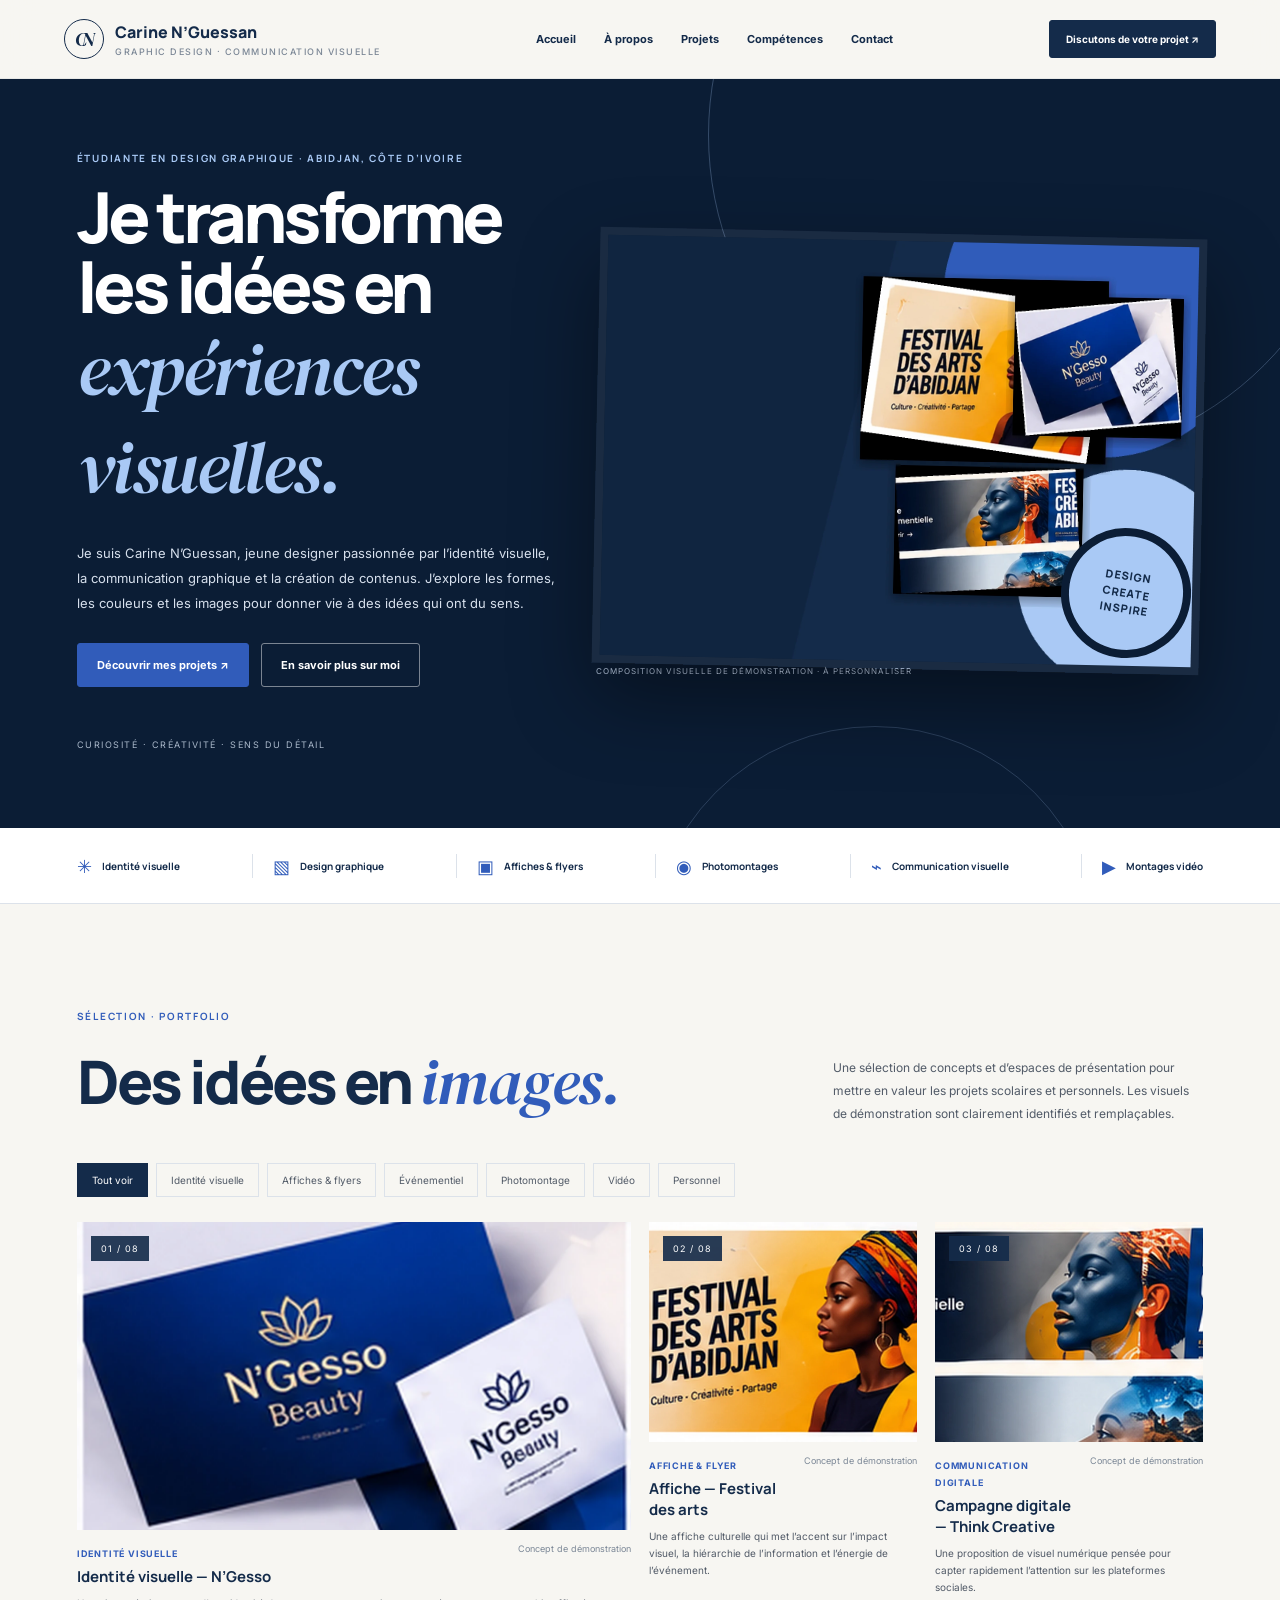
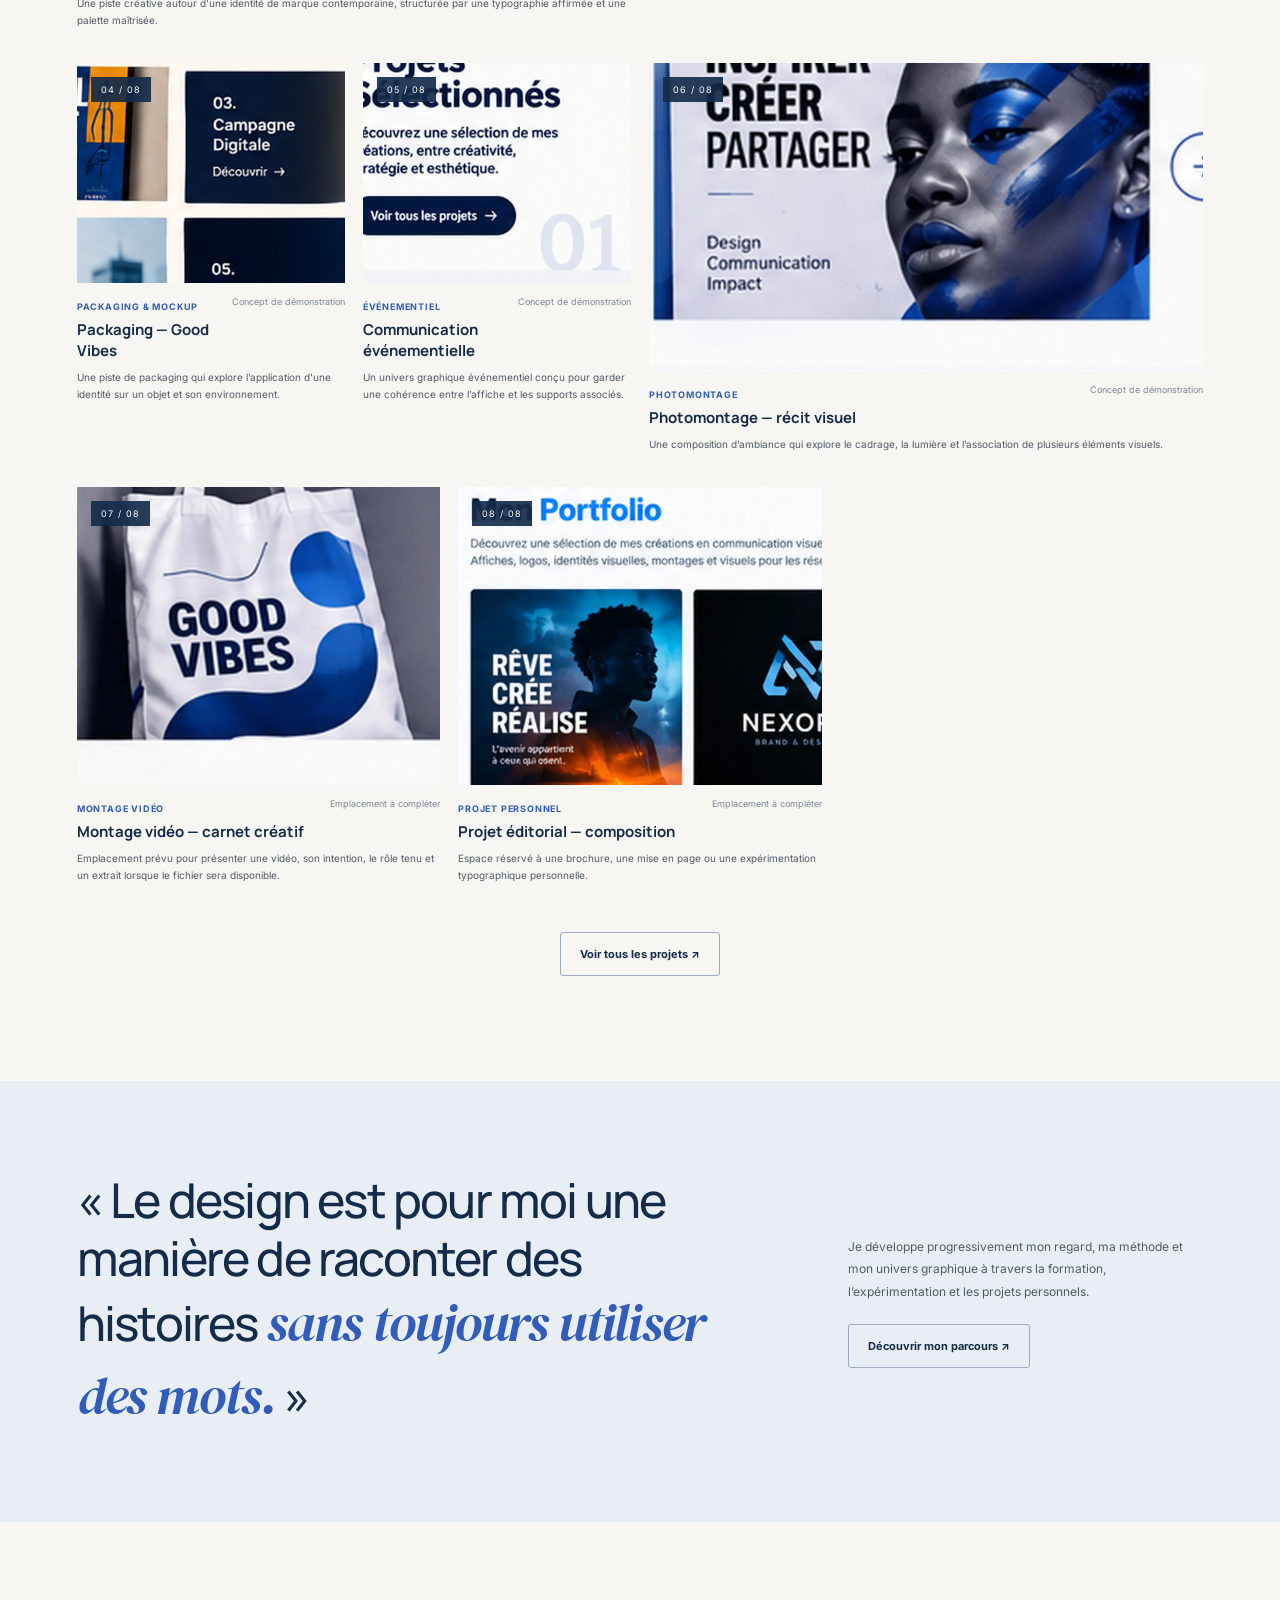
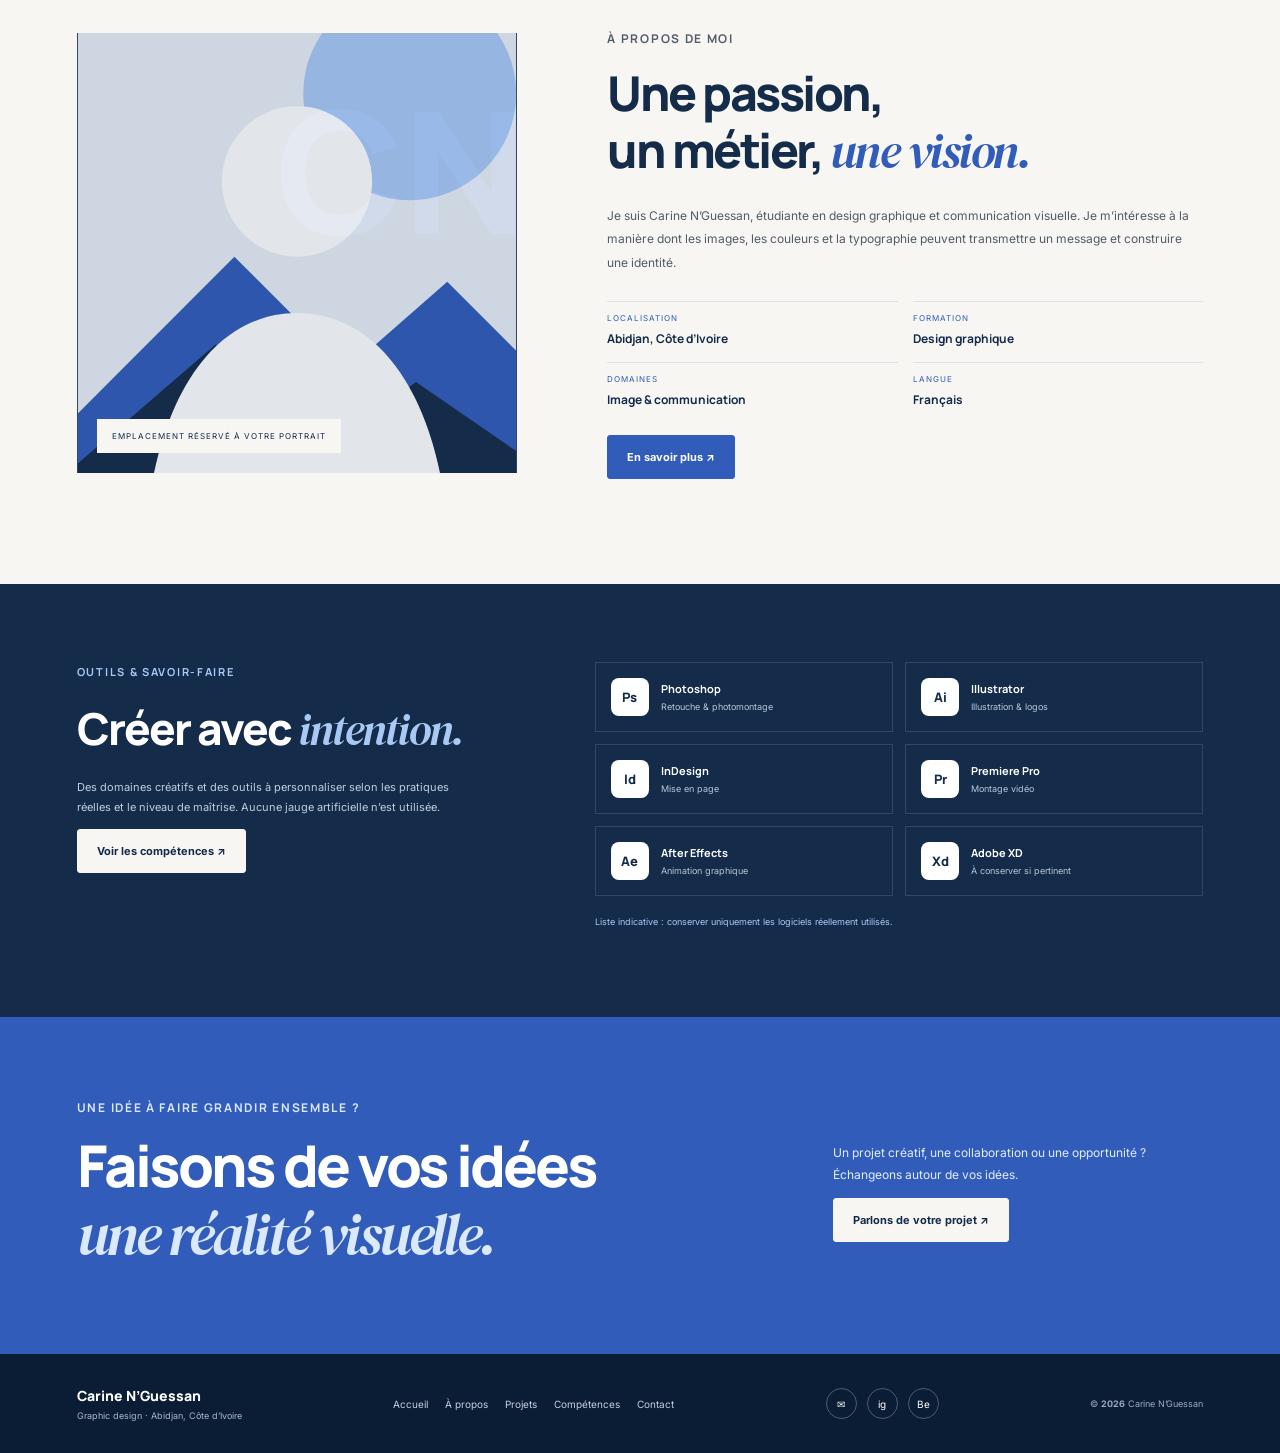
<file: index.html>
<!doctype html><html lang="fr"><head><meta charset="utf-8"><meta name="viewport" content="width=device-width, initial-scale=1"><meta name="theme-color" content="#142B4A"><meta name="description" content="Portfolio de Carine N’Guessan, étudiante en design graphique et communication visuelle à Abidjan."><title>Portfolio — Carine N’Guessan</title><link rel="icon" href="assets/favicon.svg" type="image/svg+xml"><link rel="preconnect" href="https://fonts.googleapis.com"><link rel="preconnect" href="https://fonts.gstatic.com" crossorigin><link href="https://fonts.googleapis.com/css2?family=DM+Serif+Display:ital@0;1&family=Inter:wght@400;500;600;700;800&family=Manrope:wght@400;500;600;700;800&display=swap" rel="stylesheet"><link rel="stylesheet" href="styles.css"><script defer src="projects.js"></script><script defer src="script.js"></script></head><body> <header class="site-header"><div class="nav-wrap"><a class="brand" href="index.html"><span class="brand-mark">CN</span><span>Carine N’Guessan<small>Graphic design · Communication visuelle</small></span></a><button class="menu-toggle" aria-label="Ouvrir le menu" aria-expanded="false">☰</button><nav class="main-nav"><a href="index.html">Accueil</a><a href="apropos.html">À propos</a><a href="projets.html">Projets</a><a href="competences.html">Compétences</a><a href="contact.html">Contact</a></nav><a class="nav-cta" href="contact.html">Discutons de votre projet ↗</a></div></header><main><section class="hero"><div class="container hero-grid"><div class="hero-copy"><p class="eyebrow">Étudiante en design graphique · Abidjan, Côte d’Ivoire</p><h1>Je transforme les idées en <em>expériences visuelles.</em></h1><p>Je suis Carine N’Guessan, jeune designer passionnée par l’identité visuelle, la communication graphique et la création de contenus. J’explore les formes, les couleurs et les images pour donner vie à des idées qui ont du sens.</p><div class="hero-actions"><a class="btn" href="projets.html">Découvrir mes projets ↗</a><a class="btn btn-outline" href="apropos.html">En savoir plus sur moi</a></div><div class="hero-meta">Curiosité · Créativité · Sens du détail</div></div><div class="hero-visual"><div class="collage"><img src="assets/images/hero-collage.webp" alt="Composition éditoriale de projets graphiques de démonstration"></div><div class="visual-stamp">DESIGN<br>CREATE<br>INSPIRE</div><span class="visual-note">Composition visuelle de démonstration · À personnaliser</span></div></div></section><div class="specialties"><div class="container specialties-inner"><div class="specialty"><b>✳</b> Identité visuelle</div><div class="specialty"><b>▧</b> Design graphique</div><div class="specialty"><b>▣</b> Affiches & flyers</div><div class="specialty"><b>◉</b> Photomontages</div><div class="specialty"><b>⌁</b> Communication visuelle</div><div class="specialty"><b>▶</b> Montages vidéo</div></div></div><section class="section"><div class="container"><div class="section-heading"><div><p class="eyebrow">Sélection · Portfolio</p><h2>Des idées en <em>images.</em></h2></div><p>Une sélection de concepts et d’espaces de présentation pour mettre en valeur les projets scolaires et personnels. Les visuels de démonstration sont clairement identifiés et remplaçables.</p></div><div class="project-filters"><button class="filter-btn active" data-filter="all">Tout voir</button><button class="filter-btn" data-filter="identite">Identité visuelle</button><button class="filter-btn" data-filter="affiche">Affiches & flyers</button><button class="filter-btn" data-filter="evenementiel">Événementiel</button><button class="filter-btn" data-filter="photo">Photomontage</button><button class="filter-btn" data-filter="video">Vidéo</button><button class="filter-btn" data-filter="personnel">Personnel</button></div><div class="project-grid" id="project-grid"></div><div class="section-more"><a class="btn btn-outline" href="projets.html">Voir tous les projets ↗</a></div></div></section><section class="statement"><div class="container statement-grid"><blockquote>« Le design est pour moi une manière de raconter des histoires <em>sans toujours utiliser des mots.</em> »</blockquote><div class="statement-copy"><p>Je développe progressivement mon regard, ma méthode et mon univers graphique à travers la formation, l’expérimentation et les projets personnels.</p><a class="btn btn-outline" href="apropos.html">Découvrir mon parcours ↗</a></div></div></section><section class="section"><div class="container about-preview"><div class="about-art"><img src="assets/images/portrait-placeholder.svg" alt="Illustration abstraite indiquant l’emplacement réservé à la photo personnelle de Carine"><span>Emplacement réservé à votre portrait</span></div><div class="about-copy"><p class="eyebrow">À propos de moi</p><h2>Une passion,<br>un métier, <em>une vision.</em></h2><p>Je suis Carine N’Guessan, étudiante en design graphique et communication visuelle. Je m’intéresse à la manière dont les images, les couleurs et la typographie peuvent transmettre un message et construire une identité.</p><div class="facts"><div class="fact"><small>Localisation</small><strong>Abidjan, Côte d’Ivoire</strong></div><div class="fact"><small>Formation</small><strong>Design graphique</strong></div><div class="fact"><small>Domaines</small><strong>Image & communication</strong></div><div class="fact"><small>Langue</small><strong>Français</strong></div></div><a class="btn" href="apropos.html">En savoir plus ↗</a></div></div></section><section class="skills-band"><div class="container skills-grid"><div><p class="eyebrow" style="color:#A9C9F5">Outils & savoir-faire</p><h2>Créer avec <em>intention.</em></h2><p>Des domaines créatifs et des outils à personnaliser selon les pratiques réelles et le niveau de maîtrise. Aucune jauge artificielle n’est utilisée.</p><a class="btn btn-white" href="competences.html">Voir les compétences ↗</a></div><div><div class="skill-list"><div class="skill-item"><span class="skill-icon">Ps</span><span><strong>Photoshop</strong><small>Retouche & photomontage</small></span></div><div class="skill-item"><span class="skill-icon">Ai</span><span><strong>Illustrator</strong><small>Illustration & logos</small></span></div><div class="skill-item"><span class="skill-icon">Id</span><span><strong>InDesign</strong><small>Mise en page</small></span></div><div class="skill-item"><span class="skill-icon">Pr</span><span><strong>Premiere Pro</strong><small>Montage vidéo</small></span></div><div class="skill-item"><span class="skill-icon">Ae</span><span><strong>After Effects</strong><small>Animation graphique</small></span></div><div class="skill-item"><span class="skill-icon">Xd</span><span><strong>Adobe XD</strong><small>À conserver si pertinent</small></span></div></div><p class="tools-note">Liste indicative : conserver uniquement les logiciels réellement utilisés.</p></div></div></section><section class="contact-band"><div class="container contact-band-inner"><div><p class="eyebrow" style="color:#dbe9ff">Une idée à faire grandir ensemble ?</p><h2>Faisons de vos idées<br><em>une réalité visuelle.</em></h2></div><div><p>Un projet créatif, une collaboration ou une opportunité ? Échangeons autour de vos idées.</p><a class="btn btn-white" href="contact.html">Parlons de votre projet ↗</a></div></div></section></main><footer class="site-footer"><div class="container footer-inner"><a class="footer-brand" href="index.html">Carine N’Guessan<small>Graphic design · Abidjan, Côte d’Ivoire</small></a><div class="footer-links"><a href="index.html">Accueil</a><a href="apropos.html">À propos</a><a href="projets.html">Projets</a><a href="competences.html">Compétences</a><a href="contact.html">Contact</a></div><div class="footer-social"><a href="mailto:carineguessan06@gmail.com" aria-label="Email">✉</a><a href="#" aria-label="Instagram — lien à ajouter">ig</a><a href="#" aria-label="Behance — lien à ajouter">Be</a></div><span class="copyright">© <b id="year"></b> Carine N’Guessan</span></div></footer></body></html>
</file>
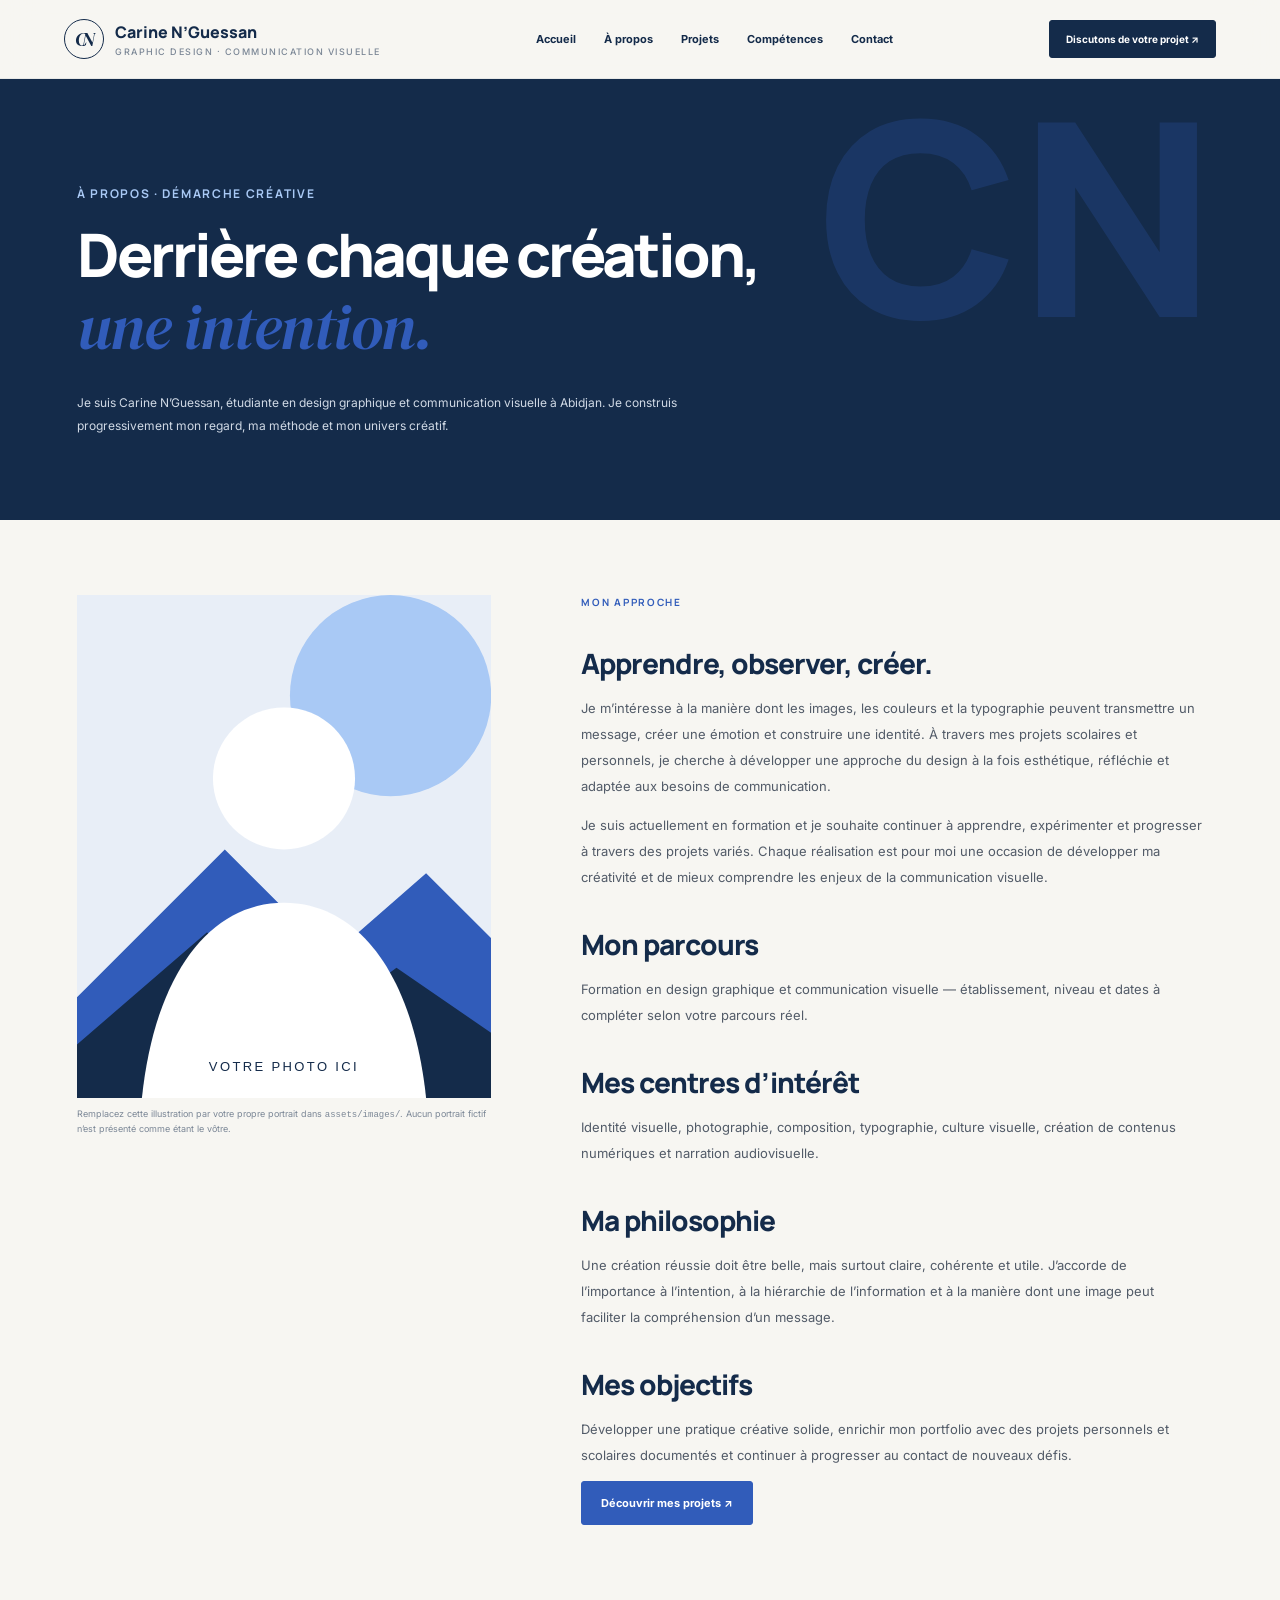
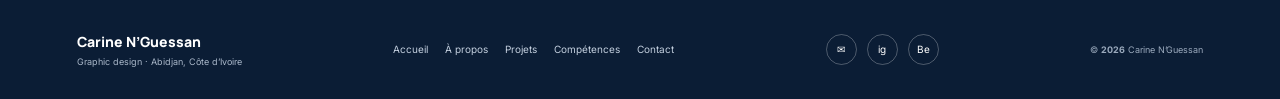
<file: apropos.html>
<!doctype html><html lang="fr"><head><meta charset="utf-8"><meta name="viewport" content="width=device-width, initial-scale=1"><meta name="theme-color" content="#142B4A"><meta name="description" content="Portfolio de Carine N’Guessan, étudiante en design graphique et communication visuelle à Abidjan."><title>À propos — Carine N’Guessan</title><link rel="icon" href="assets/favicon.svg" type="image/svg+xml"><link rel="preconnect" href="https://fonts.googleapis.com"><link rel="preconnect" href="https://fonts.gstatic.com" crossorigin><link href="https://fonts.googleapis.com/css2?family=DM+Serif+Display:ital@0;1&family=Inter:wght@400;500;600;700;800&family=Manrope:wght@400;500;600;700;800&display=swap" rel="stylesheet"><link rel="stylesheet" href="styles.css"><script defer src="projects.js"></script><script defer src="script.js"></script></head><body> <header class="site-header"><div class="nav-wrap"><a class="brand" href="index.html"><span class="brand-mark">CN</span><span>Carine N’Guessan<small>Graphic design · Communication visuelle</small></span></a><button class="menu-toggle" aria-label="Ouvrir le menu" aria-expanded="false">☰</button><nav class="main-nav"><a href="index.html">Accueil</a><a href="apropos.html">À propos</a><a href="projets.html">Projets</a><a href="competences.html">Compétences</a><a href="contact.html">Contact</a></nav><a class="nav-cta" href="contact.html">Discutons de votre projet ↗</a></div></header><main><section class="page-hero"><div class="container"><p class="eyebrow">À propos · Démarche créative</p><h1 class="page-title">Derrière chaque création,<br><em>une intention.</em></h1><p>Je suis Carine N’Guessan, étudiante en design graphique et communication visuelle à Abidjan. Je construis progressivement mon regard, ma méthode et mon univers créatif.</p></div></section><section class="content-section"><div class="container about-layout"><aside class="portrait-frame"><img src="assets/images/portrait-placeholder.svg" alt="Emplacement réservé au portrait personnel de Carine N’Guessan"><p>Remplacez cette illustration par votre propre portrait dans <code>assets/images/</code>. Aucun portrait fictif n’est présenté comme étant le vôtre.</p></aside><article class="prose"><p class="eyebrow">Mon approche</p><h2>Apprendre, observer, créer.</h2><p>Je m’intéresse à la manière dont les images, les couleurs et la typographie peuvent transmettre un message, créer une émotion et construire une identité. À travers mes projets scolaires et personnels, je cherche à développer une approche du design à la fois esthétique, réfléchie et adaptée aux besoins de communication.</p><p>Je suis actuellement en formation et je souhaite continuer à apprendre, expérimenter et progresser à travers des projets variés. Chaque réalisation est pour moi une occasion de développer ma créativité et de mieux comprendre les enjeux de la communication visuelle.</p><h2>Mon parcours</h2><p>Formation en design graphique et communication visuelle — établissement, niveau et dates à compléter selon votre parcours réel.</p><h2>Mes centres d’intérêt</h2><p>Identité visuelle, photographie, composition, typographie, culture visuelle, création de contenus numériques et narration audiovisuelle.</p><h2>Ma philosophie</h2><p>Une création réussie doit être belle, mais surtout claire, cohérente et utile. J’accorde de l’importance à l’intention, à la hiérarchie de l’information et à la manière dont une image peut faciliter la compréhension d’un message.</p><h2>Mes objectifs</h2><p>Développer une pratique créative solide, enrichir mon portfolio avec des projets personnels et scolaires documentés et continuer à progresser au contact de nouveaux défis.</p><a class="btn" href="projets.html">Découvrir mes projets ↗</a></article></div></section></main><footer class="site-footer"><div class="container footer-inner"><a class="footer-brand" href="index.html">Carine N’Guessan<small>Graphic design · Abidjan, Côte d’Ivoire</small></a><div class="footer-links"><a href="index.html">Accueil</a><a href="apropos.html">À propos</a><a href="projets.html">Projets</a><a href="competences.html">Compétences</a><a href="contact.html">Contact</a></div><div class="footer-social"><a href="mailto:carineguessan06@gmail.com" aria-label="Email">✉</a><a href="#" aria-label="Instagram — lien à ajouter">ig</a><a href="#" aria-label="Behance — lien à ajouter">Be</a></div><span class="copyright">© <b id="year"></b> Carine N’Guessan</span></div></footer></body></html>
</file>
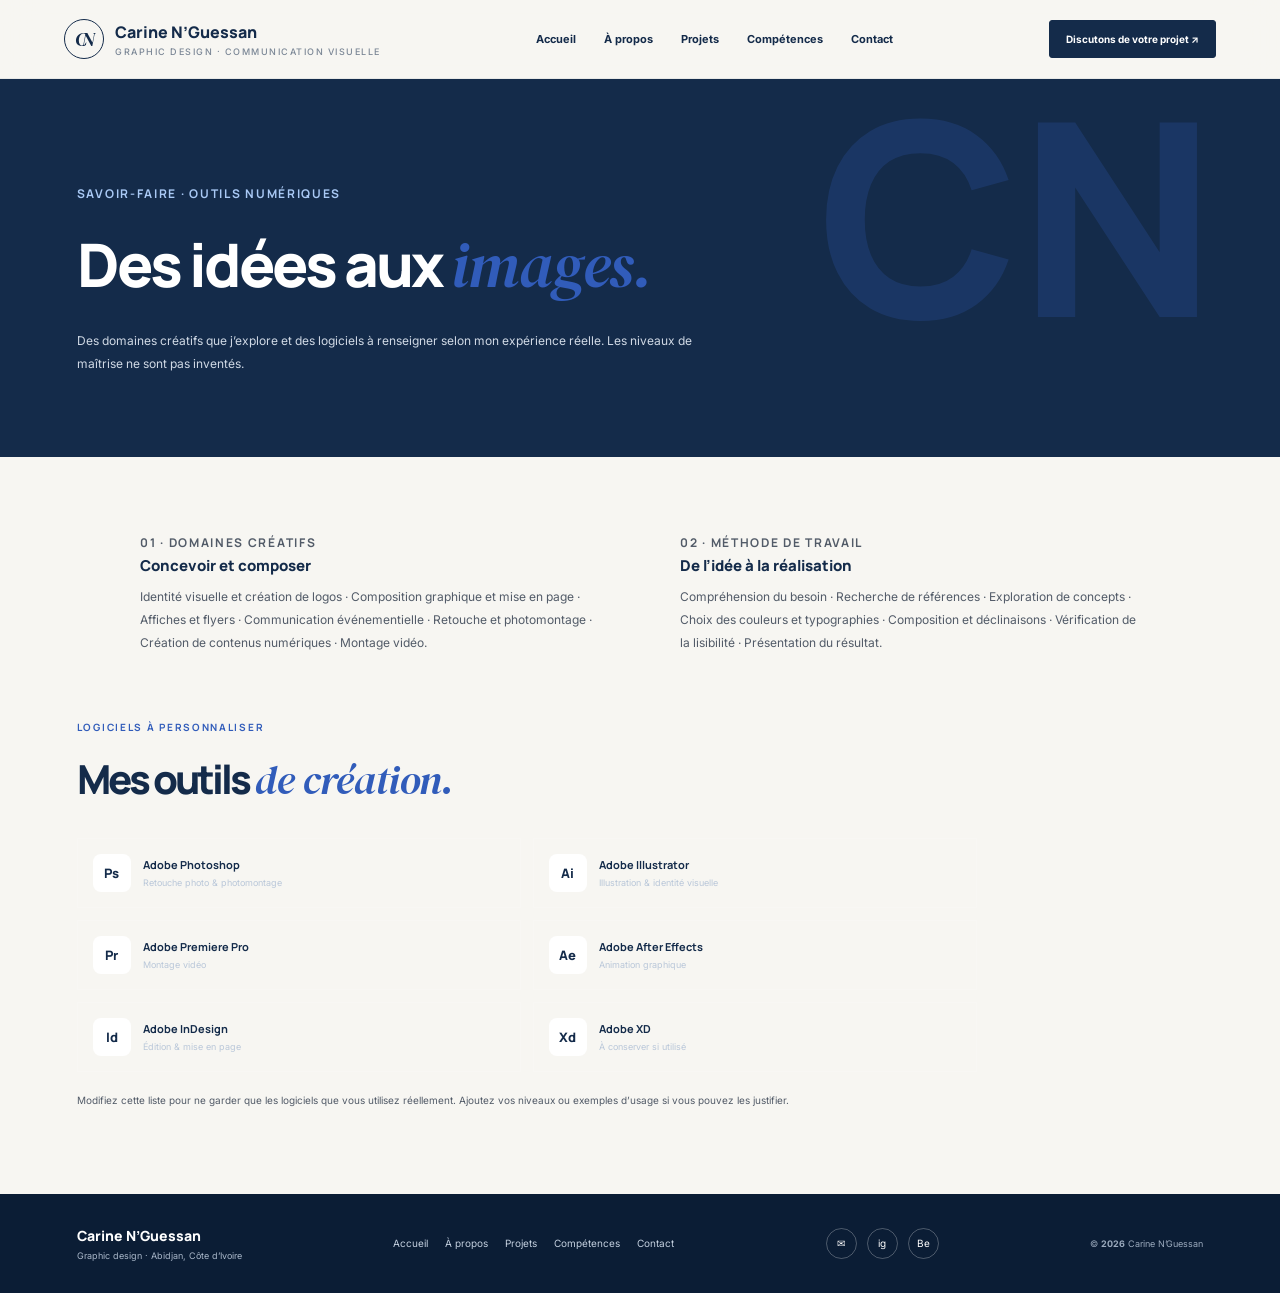
<file: competences.html>
<!doctype html><html lang="fr"><head><meta charset="utf-8"><meta name="viewport" content="width=device-width, initial-scale=1"><meta name="theme-color" content="#142B4A"><meta name="description" content="Portfolio de Carine N’Guessan, étudiante en design graphique et communication visuelle à Abidjan."><title>Compétences — Carine N’Guessan</title><link rel="icon" href="assets/favicon.svg" type="image/svg+xml"><link rel="preconnect" href="https://fonts.googleapis.com"><link rel="preconnect" href="https://fonts.gstatic.com" crossorigin><link href="https://fonts.googleapis.com/css2?family=DM+Serif+Display:ital@0;1&family=Inter:wght@400;500;600;700;800&family=Manrope:wght@400;500;600;700;800&display=swap" rel="stylesheet"><link rel="stylesheet" href="styles.css"><script defer src="projects.js"></script><script defer src="script.js"></script></head><body> <header class="site-header"><div class="nav-wrap"><a class="brand" href="index.html"><span class="brand-mark">CN</span><span>Carine N’Guessan<small>Graphic design · Communication visuelle</small></span></a><button class="menu-toggle" aria-label="Ouvrir le menu" aria-expanded="false">☰</button><nav class="main-nav"><a href="index.html">Accueil</a><a href="apropos.html">À propos</a><a href="projets.html">Projets</a><a href="competences.html">Compétences</a><a href="contact.html">Contact</a></nav><a class="nav-cta" href="contact.html">Discutons de votre projet ↗</a></div></header><main><section class="page-hero"><div class="container"><p class="eyebrow">Savoir-faire · Outils numériques</p><h1 class="page-title">Des idées aux <em>images.</em></h1><p>Des domaines créatifs que j’explore et des logiciels à renseigner selon mon expérience réelle. Les niveaux de maîtrise ne sont pas inventés.</p></div></section><section class="content-section"><div class="container case-grid"><div class="case-block"><p class="eyebrow">01 · Domaines créatifs</p><h3>Concevoir et composer</h3><p>Identité visuelle et création de logos · Composition graphique et mise en page · Affiches et flyers · Communication événementielle · Retouche et photomontage · Création de contenus numériques · Montage vidéo.</p></div><div class="case-block"><p class="eyebrow">02 · Méthode de travail</p><h3>De l’idée à la réalisation</h3><p>Compréhension du besoin · Recherche de références · Exploration de concepts · Choix des couleurs et typographies · Composition et déclinaisons · Vérification de la lisibilité · Présentation du résultat.</p></div></div><div class="container" style="margin-top:65px"><p class="eyebrow">Logiciels à personnaliser</p><h2 class="page-title" style="font-size:40px">Mes outils <em>de création.</em></h2><div class="skill-list" style="margin-top:30px;max-width:900px"><div class="skill-item"><span class="skill-icon">Ps</span><span><strong>Adobe Photoshop</strong><small>Retouche photo & photomontage</small></span></div><div class="skill-item"><span class="skill-icon">Ai</span><span><strong>Adobe Illustrator</strong><small>Illustration & identité visuelle</small></span></div><div class="skill-item"><span class="skill-icon">Pr</span><span><strong>Adobe Premiere Pro</strong><small>Montage vidéo</small></span></div><div class="skill-item"><span class="skill-icon">Ae</span><span><strong>Adobe After Effects</strong><small>Animation graphique</small></span></div><div class="skill-item"><span class="skill-icon">Id</span><span><strong>Adobe InDesign</strong><small>Édition & mise en page</small></span></div><div class="skill-item"><span class="skill-icon">Xd</span><span><strong>Adobe XD</strong><small>À conserver si utilisé</small></span></div></div><p class="form-status" style="margin-top:20px">Modifiez cette liste pour ne garder que les logiciels que vous utilisez réellement. Ajoutez vos niveaux ou exemples d’usage si vous pouvez les justifier.</p></div></section></main><footer class="site-footer"><div class="container footer-inner"><a class="footer-brand" href="index.html">Carine N’Guessan<small>Graphic design · Abidjan, Côte d’Ivoire</small></a><div class="footer-links"><a href="index.html">Accueil</a><a href="apropos.html">À propos</a><a href="projets.html">Projets</a><a href="competences.html">Compétences</a><a href="contact.html">Contact</a></div><div class="footer-social"><a href="mailto:carineguessan06@gmail.com" aria-label="Email">✉</a><a href="#" aria-label="Instagram — lien à ajouter">ig</a><a href="#" aria-label="Behance — lien à ajouter">Be</a></div><span class="copyright">© <b id="year"></b> Carine N’Guessan</span></div></footer></body></html>
</file>
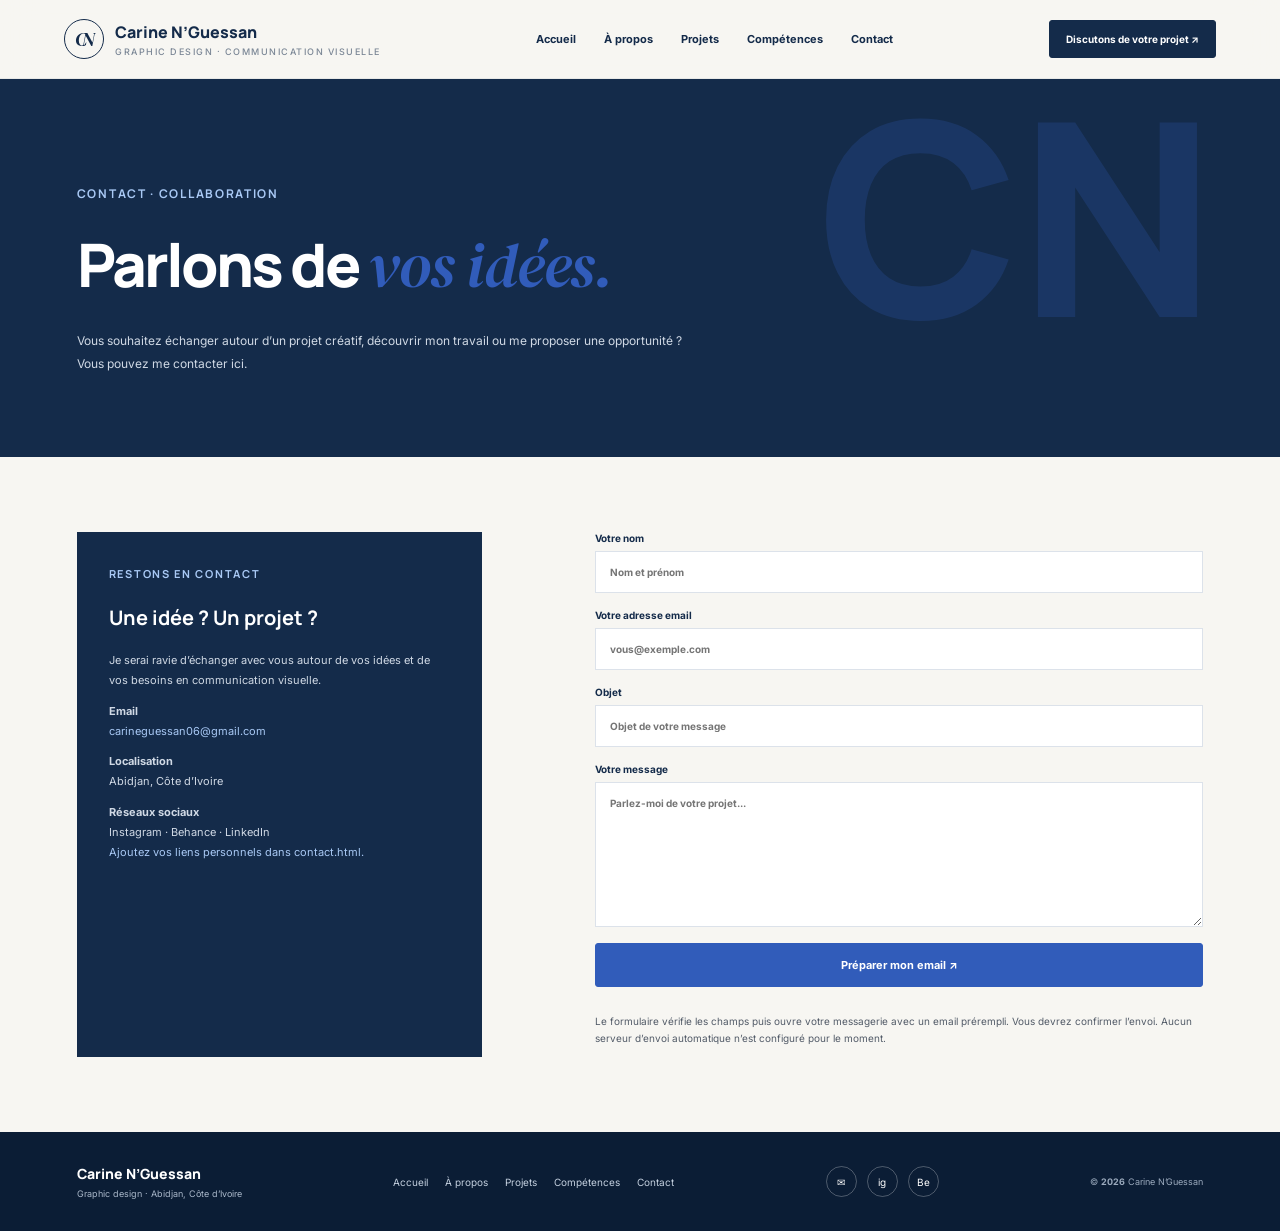
<file: contact.html>
<!doctype html><html lang="fr"><head><meta charset="utf-8"><meta name="viewport" content="width=device-width, initial-scale=1"><meta name="theme-color" content="#142B4A"><meta name="description" content="Portfolio de Carine N’Guessan, étudiante en design graphique et communication visuelle à Abidjan."><title>Contact — Carine N’Guessan</title><link rel="icon" href="assets/favicon.svg" type="image/svg+xml"><link rel="preconnect" href="https://fonts.googleapis.com"><link rel="preconnect" href="https://fonts.gstatic.com" crossorigin><link href="https://fonts.googleapis.com/css2?family=DM+Serif+Display:ital@0;1&family=Inter:wght@400;500;600;700;800&family=Manrope:wght@400;500;600;700;800&display=swap" rel="stylesheet"><link rel="stylesheet" href="styles.css"><script defer src="projects.js"></script><script defer src="script.js"></script></head><body> <header class="site-header"><div class="nav-wrap"><a class="brand" href="index.html"><span class="brand-mark">CN</span><span>Carine N’Guessan<small>Graphic design · Communication visuelle</small></span></a><button class="menu-toggle" aria-label="Ouvrir le menu" aria-expanded="false">☰</button><nav class="main-nav"><a href="index.html">Accueil</a><a href="apropos.html">À propos</a><a href="projets.html">Projets</a><a href="competences.html">Compétences</a><a href="contact.html">Contact</a></nav><a class="nav-cta" href="contact.html">Discutons de votre projet ↗</a></div></header><main><section class="page-hero"><div class="container"><p class="eyebrow">Contact · Collaboration</p><h1 class="page-title">Parlons de <em>vos idées.</em></h1><p>Vous souhaitez échanger autour d’un projet créatif, découvrir mon travail ou me proposer une opportunité ? Vous pouvez me contacter ici.</p></div></section><section class="content-section"><div class="container contact-layout"><aside class="contact-card"><p class="eyebrow" style="color:#A9C9F5">Restons en contact</p><h3>Une idée ? Un projet ?</h3><p>Je serai ravie d’échanger avec vous autour de vos idées et de vos besoins en communication visuelle.</p><p><strong>Email</strong><br><a href="mailto:carineguessan06@gmail.com">carineguessan06@gmail.com</a></p><p><strong>Localisation</strong><br>Abidjan, Côte d’Ivoire</p><p><strong>Réseaux sociaux</strong><br>Instagram · Behance · LinkedIn<br><span style="color:#A9C9F5">Ajoutez vos liens personnels dans contact.html.</span></p></aside><form class="contact-form" id="contact-form"><label>Votre nom<input name="name" autocomplete="name" required placeholder="Nom et prénom"></label><label>Votre adresse email<input type="email" name="email" autocomplete="email" required placeholder="vous@exemple.com"></label><label>Objet<input name="subject" required placeholder="Objet de votre message"></label><label>Votre message<textarea name="message" required placeholder="Parlez-moi de votre projet..."></textarea></label><button class="btn" type="submit">Préparer mon email ↗</button><p class="form-status" id="form-status">Le formulaire vérifie les champs puis ouvre votre messagerie avec un email prérempli. Vous devrez confirmer l’envoi. Aucun serveur d’envoi automatique n’est configuré pour le moment.</p></form></div></section></main><footer class="site-footer"><div class="container footer-inner"><a class="footer-brand" href="index.html">Carine N’Guessan<small>Graphic design · Abidjan, Côte d’Ivoire</small></a><div class="footer-links"><a href="index.html">Accueil</a><a href="apropos.html">À propos</a><a href="projets.html">Projets</a><a href="competences.html">Compétences</a><a href="contact.html">Contact</a></div><div class="footer-social"><a href="mailto:carineguessan06@gmail.com" aria-label="Email">✉</a><a href="#" aria-label="Instagram — lien à ajouter">ig</a><a href="#" aria-label="Behance — lien à ajouter">Be</a></div><span class="copyright">© <b id="year"></b> Carine N’Guessan</span></div></footer></body></html>
</file>
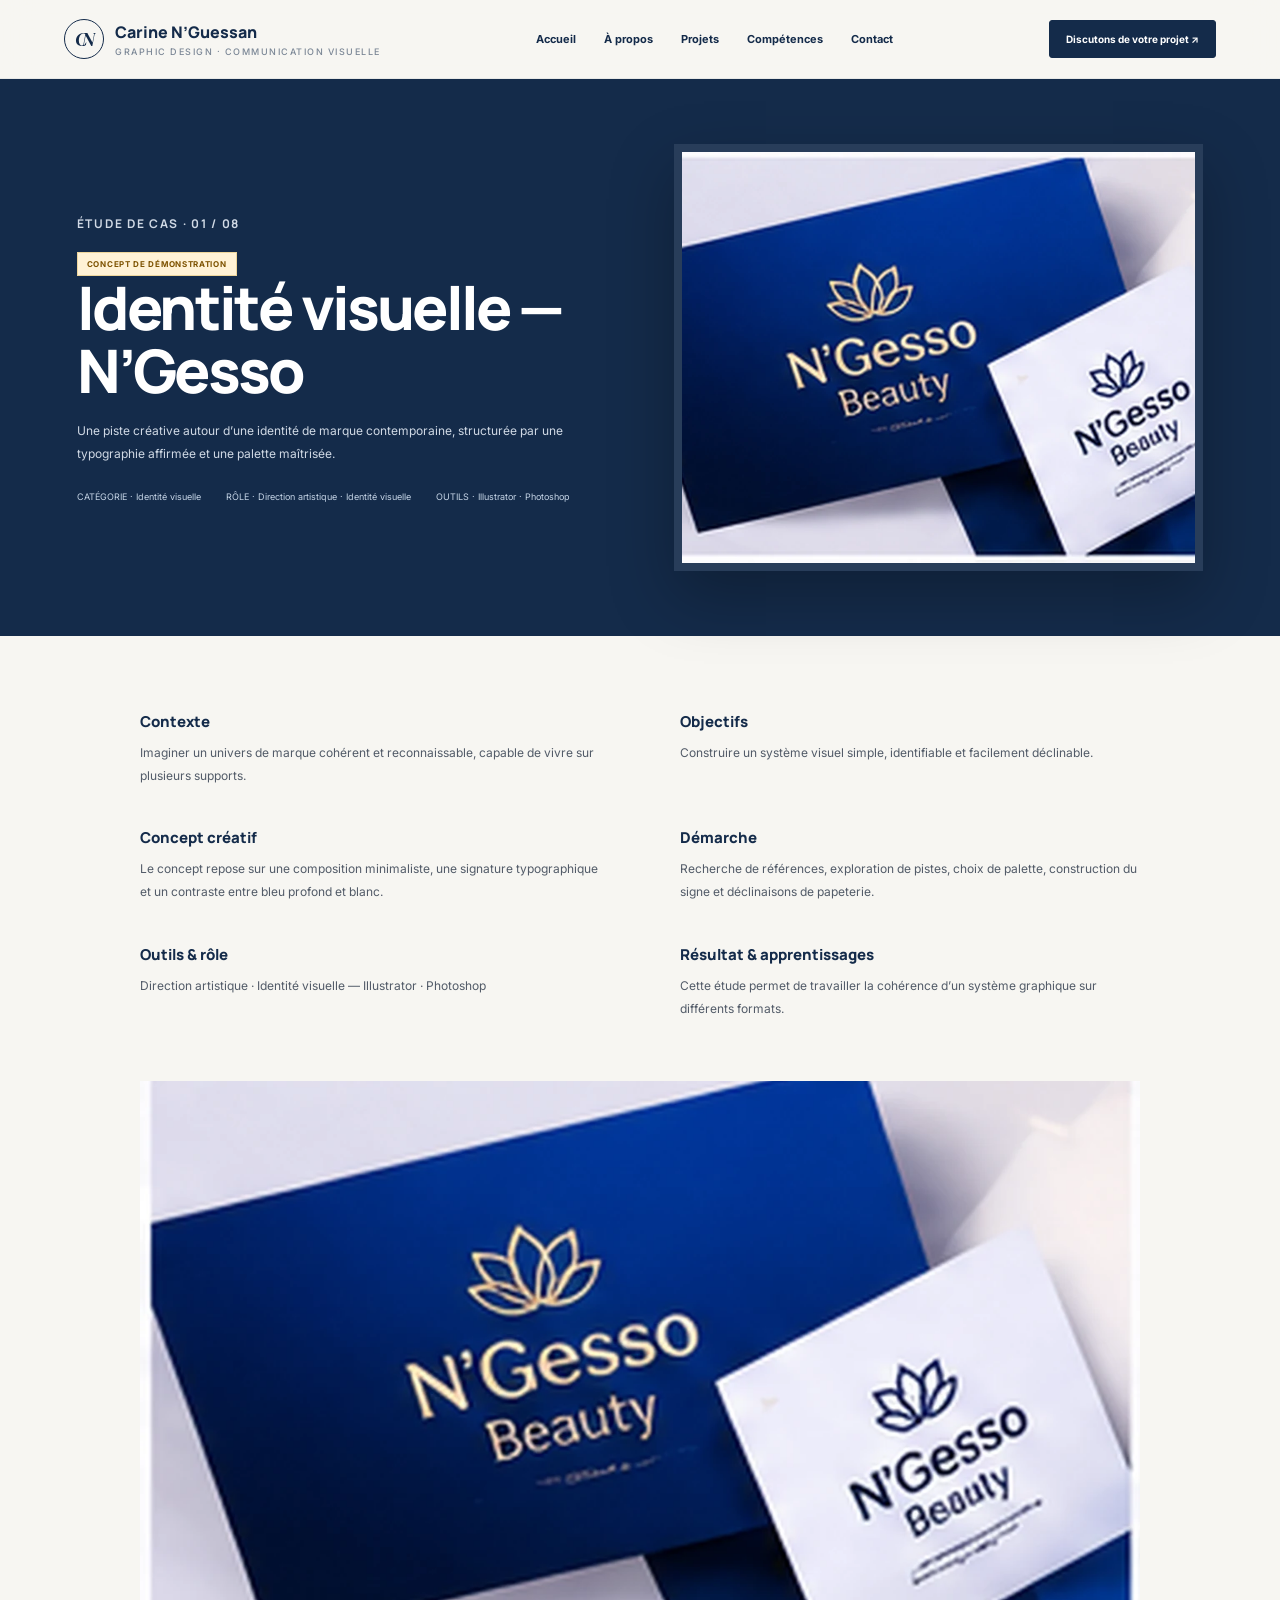
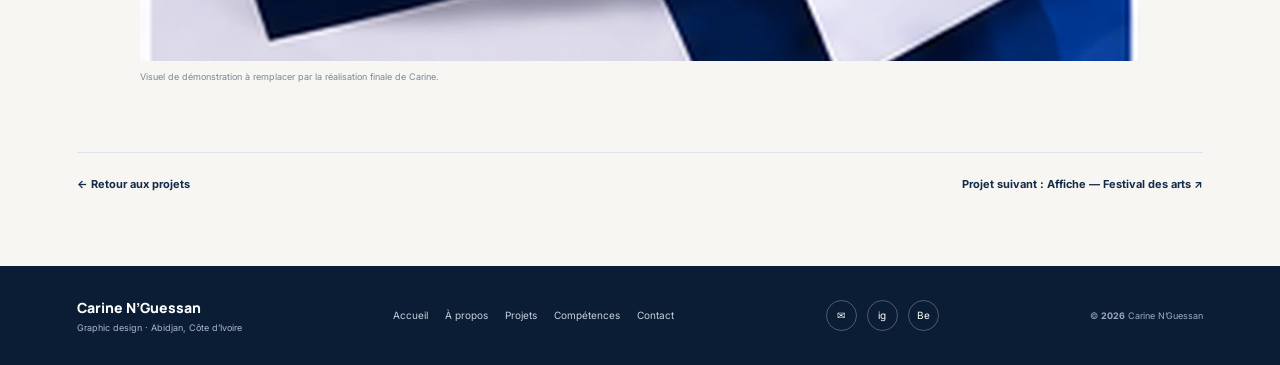
<file: projet.html>
<!doctype html><html lang="fr"><head><meta charset="utf-8"><meta name="viewport" content="width=device-width, initial-scale=1"><meta name="theme-color" content="#142B4A"><meta name="description" content="Portfolio de Carine N’Guessan, étudiante en design graphique et communication visuelle à Abidjan."><title>Étude de cas — Carine N’Guessan</title><link rel="icon" href="assets/favicon.svg" type="image/svg+xml"><link rel="preconnect" href="https://fonts.googleapis.com"><link rel="preconnect" href="https://fonts.gstatic.com" crossorigin><link href="https://fonts.googleapis.com/css2?family=DM+Serif+Display:ital@0;1&family=Inter:wght@400;500;600;700;800&family=Manrope:wght@400;500;600;700;800&display=swap" rel="stylesheet"><link rel="stylesheet" href="styles.css"><script defer src="projects.js"></script><script defer src="script.js"></script></head><body> <header class="site-header"><div class="nav-wrap"><a class="brand" href="index.html"><span class="brand-mark">CN</span><span>Carine N’Guessan<small>Graphic design · Communication visuelle</small></span></a><button class="menu-toggle" aria-label="Ouvrir le menu" aria-expanded="false">☰</button><nav class="main-nav"><a href="index.html">Accueil</a><a href="apropos.html">À propos</a><a href="projets.html">Projets</a><a href="competences.html">Compétences</a><a href="contact.html">Contact</a></nav><a class="nav-cta" href="contact.html">Discutons de votre projet ↗</a></div></header><main id="project-detail"><section class="project-detail-hero"><div class="container"><p>Chargement du projet…</p></div></section></main><footer class="site-footer"><div class="container footer-inner"><a class="footer-brand" href="index.html">Carine N’Guessan<small>Graphic design · Abidjan, Côte d’Ivoire</small></a><div class="footer-links"><a href="index.html">Accueil</a><a href="apropos.html">À propos</a><a href="projets.html">Projets</a><a href="competences.html">Compétences</a><a href="contact.html">Contact</a></div><div class="footer-social"><a href="mailto:carineguessan06@gmail.com" aria-label="Email">✉</a><a href="#" aria-label="Instagram — lien à ajouter">ig</a><a href="#" aria-label="Behance — lien à ajouter">Be</a></div><span class="copyright">© <b id="year"></b> Carine N’Guessan</span></div></footer></body></html>
</file>
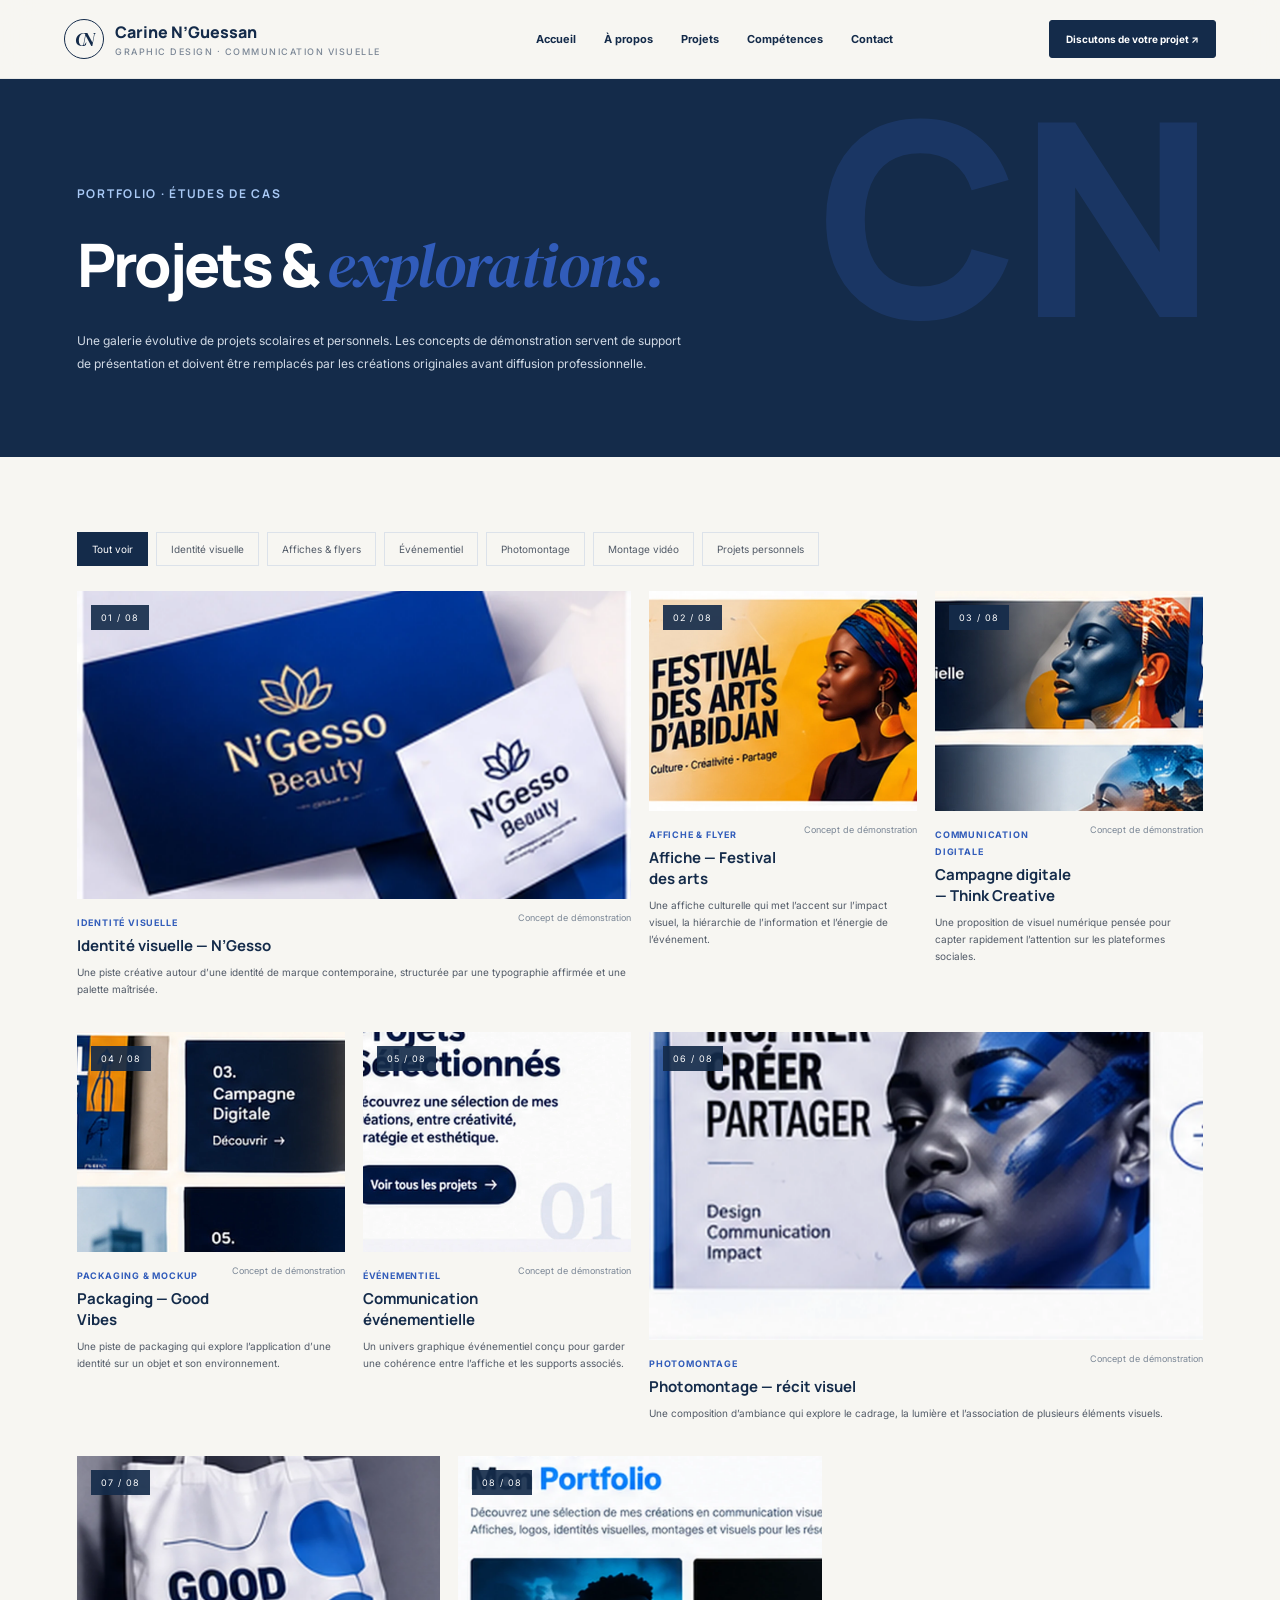
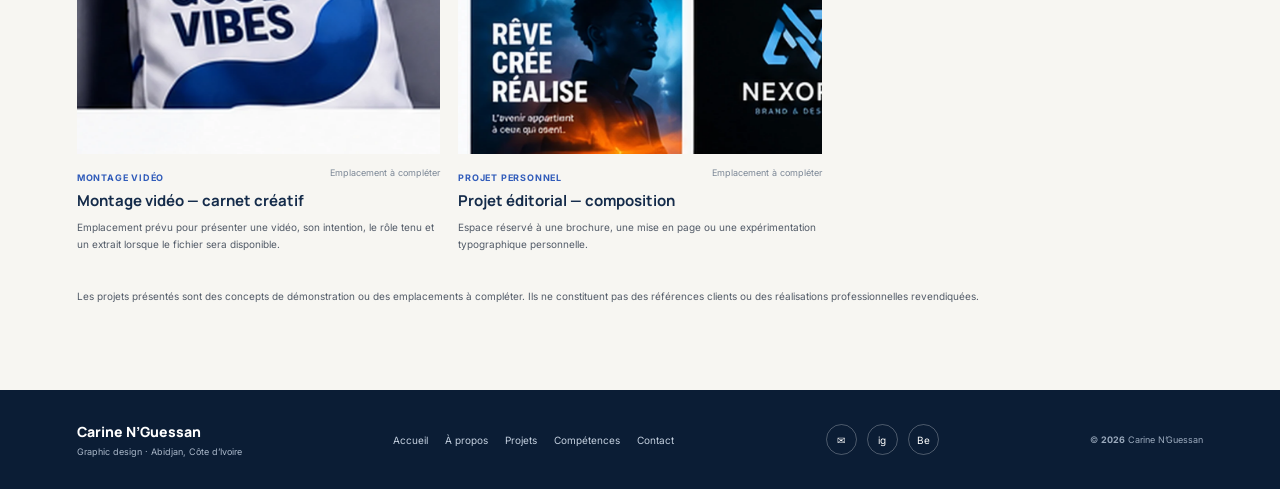
<file: projets.html>
<!doctype html><html lang="fr"><head><meta charset="utf-8"><meta name="viewport" content="width=device-width, initial-scale=1"><meta name="theme-color" content="#142B4A"><meta name="description" content="Portfolio de Carine N’Guessan, étudiante en design graphique et communication visuelle à Abidjan."><title>Projets — Carine N’Guessan</title><link rel="icon" href="assets/favicon.svg" type="image/svg+xml"><link rel="preconnect" href="https://fonts.googleapis.com"><link rel="preconnect" href="https://fonts.gstatic.com" crossorigin><link href="https://fonts.googleapis.com/css2?family=DM+Serif+Display:ital@0;1&family=Inter:wght@400;500;600;700;800&family=Manrope:wght@400;500;600;700;800&display=swap" rel="stylesheet"><link rel="stylesheet" href="styles.css"><script defer src="projects.js"></script><script defer src="script.js"></script></head><body> <header class="site-header"><div class="nav-wrap"><a class="brand" href="index.html"><span class="brand-mark">CN</span><span>Carine N’Guessan<small>Graphic design · Communication visuelle</small></span></a><button class="menu-toggle" aria-label="Ouvrir le menu" aria-expanded="false">☰</button><nav class="main-nav"><a href="index.html">Accueil</a><a href="apropos.html">À propos</a><a href="projets.html">Projets</a><a href="competences.html">Compétences</a><a href="contact.html">Contact</a></nav><a class="nav-cta" href="contact.html">Discutons de votre projet ↗</a></div></header><main><section class="page-hero"><div class="container"><p class="eyebrow">Portfolio · Études de cas</p><h1 class="page-title">Projets & <em>explorations.</em></h1><p>Une galerie évolutive de projets scolaires et personnels. Les concepts de démonstration servent de support de présentation et doivent être remplacés par les créations originales avant diffusion professionnelle.</p></div></section><section class="content-section"><div class="container"><div class="project-filters"><button class="filter-btn active" data-filter="all">Tout voir</button><button class="filter-btn" data-filter="identite">Identité visuelle</button><button class="filter-btn" data-filter="affiche">Affiches & flyers</button><button class="filter-btn" data-filter="evenementiel">Événementiel</button><button class="filter-btn" data-filter="photo">Photomontage</button><button class="filter-btn" data-filter="video">Montage vidéo</button><button class="filter-btn" data-filter="personnel">Projets personnels</button></div><div class="project-grid" id="project-grid"></div><p class="form-status" style="margin-top:35px">Les projets présentés sont des concepts de démonstration ou des emplacements à compléter. Ils ne constituent pas des références clients ou des réalisations professionnelles revendiquées.</p></div></section></main><footer class="site-footer"><div class="container footer-inner"><a class="footer-brand" href="index.html">Carine N’Guessan<small>Graphic design · Abidjan, Côte d’Ivoire</small></a><div class="footer-links"><a href="index.html">Accueil</a><a href="apropos.html">À propos</a><a href="projets.html">Projets</a><a href="competences.html">Compétences</a><a href="contact.html">Contact</a></div><div class="footer-social"><a href="mailto:carineguessan06@gmail.com" aria-label="Email">✉</a><a href="#" aria-label="Instagram — lien à ajouter">ig</a><a href="#" aria-label="Behance — lien à ajouter">Be</a></div><span class="copyright">© <b id="year"></b> Carine N’Guessan</span></div></footer></body></html>
</file>
<file: styles.css>
@import url('https://fonts.googleapis.com/css2?family=DM+Serif+Display:ital@0;1&family=Inter:wght@400;500;600;700;800&family=Manrope:wght@400;500;600;700;800&display=swap');
:root{--navy:#142B4A;--navy2:#0b1d35;--blue:#315CBA;--sky:#A9C9F5;--paper:#F7F6F2;--white:#fff;--slate:#525B68;--muted:#7b8796;--line:#dce2ea;--serif:'DM Serif Display',Georgia,serif;--sans:'Manrope',Arial,sans-serif;--body:'Inter',Arial,sans-serif;--wrap:1240px}*{box-sizing:border-box}html{scroll-behavior:smooth;scroll-padding-top:92px}body{margin:0;background:var(--paper);color:var(--navy);font-family:var(--body);font-size:14px;-webkit-font-smoothing:antialiased}a{color:inherit;text-decoration:none}img{display:block;max-width:100%}button,input,textarea{font:inherit}button,a{-webkit-tap-highlight-color:transparent}.container{width:min(var(--wrap),88%);margin-inline:auto}.eyebrow{font:700 10px var(--sans);letter-spacing:1.7px;text-transform:uppercase;color:var(--blue);margin:0 0 17px}.site-header{position:sticky;top:0;z-index:50;background:#f7f6f2ee;backdrop-filter:blur(18px);border-bottom:1px solid #142b4a12}.nav-wrap{height:78px;display:flex;align-items:center;justify-content:space-between;gap:28px;width:min(1320px,90%);margin:auto}.brand{display:flex;align-items:center;gap:11px;font:800 16px var(--sans);white-space:nowrap}.brand-mark{width:40px;height:40px;border:1px solid var(--navy);border-radius:50%;display:grid;place-items:center;font:italic 20px var(--serif);letter-spacing:-5px;padding-right:4px}.brand small{display:block;font:500 9px var(--body);letter-spacing:1.5px;text-transform:uppercase;color:var(--muted);margin-top:3px}.main-nav{display:flex;align-items:center;gap:28px}.main-nav a{font-size:11px;font-weight:700;position:relative;padding:9px 0}.main-nav a:after{content:'';position:absolute;left:0;right:100%;bottom:2px;height:2px;background:var(--blue);transition:.25s}.main-nav a:hover:after,.main-nav a.active:after{right:0}.nav-cta,.btn{display:inline-flex;align-items:center;justify-content:center;gap:10px;padding:14px 19px;border-radius:3px;background:var(--blue);color:#fff;font:700 11px var(--body);border:1px solid var(--blue);transition:transform .25s,background .25s,box-shadow .25s;cursor:pointer}.nav-cta{padding:12px 16px;background:var(--navy);border-color:var(--navy);font-size:10px}.btn:hover,.nav-cta:hover{transform:translateY(-3px);box-shadow:0 12px 25px #142b4a20}.btn-outline{background:transparent;color:var(--navy);border-color:#9aa9bd}.btn-white{background:var(--paper);color:var(--navy);border-color:var(--paper)}.menu-toggle{display:none;background:none;border:0;color:var(--navy);font-size:25px;cursor:pointer}.hero{background:var(--navy2);color:#fff;position:relative;overflow:hidden;min-height:620px;display:flex;align-items:center}.hero:before{content:'';position:absolute;width:650px;height:650px;border:1px solid #a9c9f544;border-radius:50%;right:-80px;top:-270px}.hero:after{content:'';position:absolute;width:450px;height:450px;border:1px solid #a9c9f533;border-radius:50%;right:14%;bottom:-350px}.hero-grid{position:relative;z-index:2;display:grid;grid-template-columns:.9fr 1.1fr;align-items:center;gap:2%;padding:72px 0 78px}.hero-copy{position:relative;z-index:3}.hero .eyebrow{color:var(--sky)}.hero h1{font:800 clamp(46px,5.5vw,76px)/.99 var(--sans);letter-spacing:-4.5px;margin:0 0 24px;max-width:660px}.hero h1 em{font:italic 1.02em var(--serif);color:var(--sky);letter-spacing:-2px}.hero-copy>p:not(.eyebrow){max-width:480px;color:#d7e0ed;font-size:13px;line-height:1.9}.hero-actions{display:flex;gap:12px;flex-wrap:wrap;margin-top:28px}.hero .btn-outline{color:white;border-color:#ffffff75}.hero-meta{margin-top:52px;font-size:9px;letter-spacing:1.5px;color:#aab8ca;text-transform:uppercase}.hero-visual{position:relative;min-height:450px;display:flex;align-items:center;justify-content:center}.hero-visual .collage{width:100%;max-width:690px;border:8px solid #ffffff10;box-shadow:0 35px 80px #0006;transform:rotate(1.2deg);position:relative;z-index:2}.hero-visual .collage img{width:100%;height:420px;object-fit:cover}.visual-stamp{position:absolute;right:2%;bottom:4%;z-index:3;width:130px;height:130px;border-radius:50%;background:var(--sky);color:var(--navy);display:grid;place-items:center;text-align:center;font:800 11px/1.5 var(--sans);letter-spacing:1px;transform:rotate(9deg);border:8px solid var(--navy2)}.visual-note{position:absolute;left:0;bottom:0;color:#c5d7f0;font-size:8px;letter-spacing:1px;text-transform:uppercase}.specialties{background:#fff;border-bottom:1px solid var(--line);border-top:1px solid #fff}.specialties-inner{display:flex;justify-content:space-between;gap:14px;align-items:center;min-height:74px}.specialty{display:flex;align-items:center;gap:10px;font:700 10px var(--sans);white-space:nowrap}.specialty b{font-size:18px;color:var(--blue);font-weight:500}.specialty+.specialty{border-left:1px solid var(--line);padding-left:20px}.section{padding:105px 0}.section-heading{display:flex;justify-content:space-between;align-items:end;gap:35px;margin-bottom:38px}.section-heading h2,.page-title{font:800 clamp(38px,4.7vw,60px)/1.04 var(--sans);letter-spacing:-3px;margin:0}.section-heading h2 em,.page-title em{font:italic 1.03em var(--serif);color:var(--blue);letter-spacing:-1px}.section-heading>p{max-width:370px;color:var(--slate);font-size:12px;line-height:1.9;margin:0}.project-filters{display:flex;gap:8px;flex-wrap:wrap;margin:0 0 25px}.filter-btn{border:1px solid var(--line);background:transparent;color:var(--slate);padding:10px 14px;font-size:10px;cursor:pointer;transition:.2s}.filter-btn:hover,.filter-btn.active{background:var(--navy);border-color:var(--navy);color:#fff}.project-grid{display:grid;grid-template-columns:repeat(12,1fr);gap:34px 18px}.project-card{grid-column:span 4;min-width:0}.project-card:nth-child(1),.project-card:nth-child(6){grid-column:span 6}.project-card:nth-child(2),.project-card:nth-child(3),.project-card:nth-child(4),.project-card:nth-child(5){grid-column:span 3}.project-image{position:relative;overflow:hidden;background:#dce6f3;aspect-ratio:1.22/1}.project-card:nth-child(1) .project-image,.project-card:nth-child(6) .project-image{aspect-ratio:1.8/1}.project-image img{width:100%;height:100%;object-fit:cover;transition:transform .65s cubic-bezier(.2,.7,.2,1)}.project-card:hover .project-image img{transform:scale(1.055)}.project-index{position:absolute;top:14px;left:14px;background:#142b4ae8;color:white;padding:7px 10px;font-size:9px;letter-spacing:1px}.project-open{position:absolute;right:14px;bottom:14px;width:38px;height:38px;background:var(--paper);border-radius:50%;display:grid;place-items:center;color:var(--navy);font-size:17px;transform:translateY(10px);opacity:0;transition:.25s}.project-card:hover .project-open{opacity:1;transform:none}.project-info{display:flex;justify-content:space-between;gap:12px;align-items:start;padding-top:13px}.project-info small{font-size:9px;color:var(--blue);font-weight:700;text-transform:uppercase;letter-spacing:.8px}.project-info h3{font:700 15px var(--sans);margin:6px 0 0}.project-info .year{font-size:9px;color:var(--muted);text-align:right;white-space:nowrap}.project-description{font-size:10px;color:var(--slate);line-height:1.7;margin:8px 0 0}.section-more{text-align:center;margin-top:48px}.statement{background:#e9eef5;padding:90px 0}.statement-grid{display:grid;grid-template-columns:1.3fr .7fr;gap:10%;align-items:center}.statement blockquote{font:500 clamp(30px,4vw,48px)/1.2 var(--sans);letter-spacing:-1.8px;margin:0}.statement blockquote em{font:italic 1.1em var(--serif);color:var(--blue)}.statement-copy p{font-size:12px;color:var(--slate);line-height:1.9;margin:0 0 20px}.about-preview{display:grid;grid-template-columns:.85fr 1.15fr;gap:8%;align-items:center}.about-art{position:relative;min-height:440px;background:var(--navy);overflow:hidden}.about-art:before{content:'CN';position:absolute;font:800 170px var(--sans);color:#315cba;right:-10px;top:20px;opacity:.7}.about-art img{position:absolute;inset:0;width:100%;height:100%;object-fit:cover;opacity:.88}.about-art span{position:absolute;bottom:20px;left:20px;background:var(--paper);padding:12px 15px;font-size:8px;letter-spacing:1px;text-transform:uppercase}.about-copy h2{font:800 48px/1.05 var(--sans);letter-spacing:-2.5px;margin:0 0 20px}.about-copy h2 em{font:italic 1em var(--serif);color:var(--blue)}.about-copy p{font-size:12px;line-height:1.95;color:var(--slate)}.facts{display:grid;grid-template-columns:1fr 1fr;gap:15px;margin:27px 0}.fact{border-top:1px solid var(--line);padding-top:11px}.fact small{display:block;font-size:8px;color:var(--blue);letter-spacing:1px;text-transform:uppercase;margin-bottom:6px}.fact strong{font:700 12px var(--sans)}.skills-band{background:var(--navy);color:white;padding:78px 0}.skills-grid{display:grid;grid-template-columns:.8fr 1.2fr;gap:10%;align-items:start}.skills-grid h2{font:800 44px/1.1 var(--sans);letter-spacing:-2px;margin:0 0 18px}.skills-grid h2 em{font:italic 1em var(--serif);color:var(--sky)}.skills-grid p{font-size:11px;line-height:1.8;color:#c1cede}.skill-list{display:grid;grid-template-columns:1fr 1fr;gap:12px}.skill-item{display:flex;align-items:center;gap:12px;border:1px solid #ffffff22;padding:15px}.skill-icon{width:38px;height:38px;background:#fff;color:var(--navy);display:grid;place-items:center;font:800 13px var(--sans);border-radius:8px}.skill-item strong{display:block;font:700 11px var(--sans)}.skill-item small{font-size:9px;color:#b9c7d9}.tools-note{font-size:9px!important;color:#a9c9f5!important;margin-top:18px}.contact-band{background:var(--blue);color:white;padding:80px 0}.contact-band-inner{display:flex;justify-content:space-between;align-items:center;gap:30px}.contact-band h2{font:800 clamp(38px,4.5vw,58px)/1.03 var(--sans);letter-spacing:-3px;margin:0}.contact-band h2 em{font:italic 1em var(--serif);color:#dbe9ff}.contact-band p{max-width:370px;font-size:12px;line-height:1.8;color:#e5edff}.site-footer{background:var(--navy2);color:white;padding:32px 0}.footer-inner{display:flex;align-items:center;justify-content:space-between;gap:20px}.footer-brand{font:800 14px var(--sans)}.footer-brand small{display:block;font:400 9px var(--body);color:#aab8ca;margin-top:5px}.footer-links{display:flex;gap:17px;font-size:10px;color:#c4d0df}.footer-social{display:flex;gap:10px}.footer-social a{width:31px;height:31px;border:1px solid #ffffff44;border-radius:50%;display:grid;place-items:center;font-size:10px}.copyright{font-size:9px;color:#9baabd}.page-hero{background:var(--navy);color:white;padding:82px 0 70px;position:relative;overflow:hidden}.page-hero:after{content:'CN';position:absolute;right:5%;top:-50px;font:800 270px var(--sans);color:#315cba;opacity:.23}.page-hero .container{position:relative;z-index:1}.page-hero .eyebrow{color:var(--sky)}.page-hero .page-title{max-width:850px}.page-hero p{max-width:620px;color:#d0d9e5;line-height:1.9;font-size:12px;margin-top:22px}.content-section{padding:75px 0}.prose{max-width:850px;color:var(--slate);font-size:13px;line-height:2}.prose h2{font:800 28px var(--sans);color:var(--navy);letter-spacing:-1px;margin:35px 0 12px}.prose h3{font:700 17px var(--sans);color:var(--navy)}.about-layout{display:grid;grid-template-columns:.8fr 1.2fr;gap:8%;align-items:start}.portrait-frame{position:sticky;top:110px}.portrait-frame img{width:100%;max-height:580px;object-fit:cover}.portrait-frame p{font-size:9px;color:var(--muted);line-height:1.6}.project-detail-hero{background:var(--navy);color:white;padding:65px 0}.project-detail-head{display:grid;grid-template-columns:1fr 1fr;gap:6%;align-items:center}.project-detail-head h1{font:800 clamp(38px,5vw,60px)/1.05 var(--sans);letter-spacing:-2.8px;margin:0 0 18px}.project-detail-head p{color:#d0d9e5;font-size:12px;line-height:1.9}.detail-image{border:8px solid #ffffff16;box-shadow:0 25px 60px #0004}.detail-image img{width:100%;aspect-ratio:1.25/1;object-fit:cover}.detail-meta{display:flex;flex-wrap:wrap;gap:25px;margin-top:25px}.detail-meta span{font-size:9px;color:#c6d5e7}.case-grid{display:grid;grid-template-columns:1fr 1fr;gap:40px 8%;max-width:1000px;margin:auto}.case-block h3{font:800 15px var(--sans);margin:0 0 10px}.case-block p{font-size:12px;line-height:1.9;color:var(--slate);margin:0}.case-image{max-width:1000px;margin:60px auto 0}.case-image img{width:100%;max-height:580px;object-fit:cover}.case-image figcaption{font-size:9px;color:var(--muted);margin-top:10px}.case-nav{display:flex;justify-content:space-between;border-top:1px solid var(--line);padding-top:24px;margin-top:70px;font-size:11px;font-weight:700}.contact-layout{display:grid;grid-template-columns:.8fr 1.2fr;gap:10%}.contact-card{background:var(--navy);color:white;padding:32px}.contact-card h3{font:700 20px var(--sans)}.contact-card p{font-size:11px;color:#d0d9e5;line-height:1.8}.contact-card a{color:var(--sky)}.contact-form{display:grid;gap:16px}.contact-form label{font-size:10px;font-weight:700;display:grid;gap:7px}.contact-form input,.contact-form textarea{width:100%;padding:14px;border:1px solid var(--line);background:#fff;color:var(--navy);outline:none}.contact-form input:focus,.contact-form textarea:focus{border-color:var(--blue);box-shadow:0 0 0 3px #315cba16}.contact-form textarea{min-height:145px;resize:vertical}.form-status{font-size:10px;line-height:1.7;color:var(--slate)}.not-found{text-align:center;padding:120px 0}.not-found strong{font:800 100px var(--sans);color:var(--blue)}.not-found p{color:var(--slate)}.demo-label{display:inline-block;background:#fff2d6;color:#7d5200;border:1px solid #eed69c;padding:6px 9px;font-size:8px;font-weight:700;letter-spacing:.7px;text-transform:uppercase}.fade-in{opacity:0;transform:translateY(18px);transition:opacity .7s,transform .7s}.fade-in.visible{opacity:1;transform:none}
@media(max-width:980px){.nav-wrap{width:90%}.main-nav{gap:15px}.hero-grid{grid-template-columns:1fr 1fr}.hero h1{font-size:56px}.specialties-inner{flex-wrap:wrap;justify-content:center;padding:18px 0}.specialty{padding:8px 12px!important;border:0!important}.project-card:nth-child(n){grid-column:span 6}.project-card:nth-child(n) .project-image{aspect-ratio:1.4/1}.about-preview{gap:5%}.about-art{min-height:370px}.footer-inner{flex-wrap:wrap}}
@media(max-width:680px){.container{width:88%}.nav-wrap{height:68px}.brand{font-size:14px}.brand-mark{width:35px;height:35px}.menu-toggle{display:block}.nav-cta{display:none}.main-nav{display:none;position:absolute;top:68px;left:0;right:0;background:var(--paper);padding:20px 7% 26px;flex-direction:column;align-items:stretch;gap:8px;border-bottom:1px solid var(--line);box-shadow:0 15px 25px #142b4a12}.main-nav.open{display:flex}.main-nav a{padding:12px 0}.hero{min-height:0}.hero-grid{display:flex;flex-direction:column;align-items:stretch;padding:58px 0 55px;gap:35px}.hero h1{font-size:clamp(43px,12vw,61px);letter-spacing:-3px}.hero-copy>p:not(.eyebrow){font-size:12px}.hero-visual{min-height:260px}.hero-visual .collage{max-width:460px}.hero-visual .collage img{height:250px}.visual-stamp{width:95px;height:95px;font-size:8px;border-width:5px}.hero-meta{margin-top:35px}.specialties-inner{justify-content:flex-start;gap:0;padding:12px 0}.specialty{width:50%;font-size:9px}.specialty b{font-size:15px}.section{padding:70px 0}.section-heading{display:block;margin-bottom:27px}.section-heading h2,.page-title{font-size:42px;letter-spacing:-2px}.section-heading>p{margin-top:18px}.project-filters{flex-wrap:nowrap;overflow:auto;padding-bottom:8px;scrollbar-width:thin}.filter-btn{white-space:nowrap}.project-grid{grid-template-columns:1fr;gap:28px}.project-card:nth-child(n){grid-column:1}.project-card:nth-child(n) .project-image{aspect-ratio:1.45/1}.project-open{opacity:1;transform:none}.statement{padding:65px 0}.statement-grid{grid-template-columns:1fr;gap:20px}.statement blockquote{font-size:34px}.about-preview{grid-template-columns:1fr;gap:28px}.about-art{min-height:300px}.about-copy h2{font-size:40px}.skills-grid{grid-template-columns:1fr;gap:28px}.skills-grid h2{font-size:39px}.skill-list{gap:8px}.skill-item{padding:11px}.skill-icon{width:32px;height:32px}.contact-band{padding:60px 0}.contact-band-inner{display:block}.contact-band p{margin:22px 0}.footer-inner{display:grid;grid-template-columns:1fr 1fr;gap:22px}.footer-links{flex-wrap:wrap;gap:12px}.copyright{grid-column:1/-1}.page-hero{padding:60px 0}.content-section{padding:55px 0}.about-layout,.project-detail-head,.contact-layout{grid-template-columns:1fr;gap:30px}.portrait-frame{position:static;max-width:360px}.project-detail-hero{padding:45px 0}.project-detail-head h1{font-size:43px}.detail-image{order:-1}.case-grid{grid-template-columns:1fr;gap:25px}.case-image{margin-top:40px}.case-nav{gap:15px}.contact-card{padding:25px}}
@media(prefers-reduced-motion:reduce){html{scroll-behavior:auto}*,*:before,*:after{animation-duration:.01ms!important;transition-duration:.01ms!important}.fade-in{opacity:1;transform:none}}
</file>
